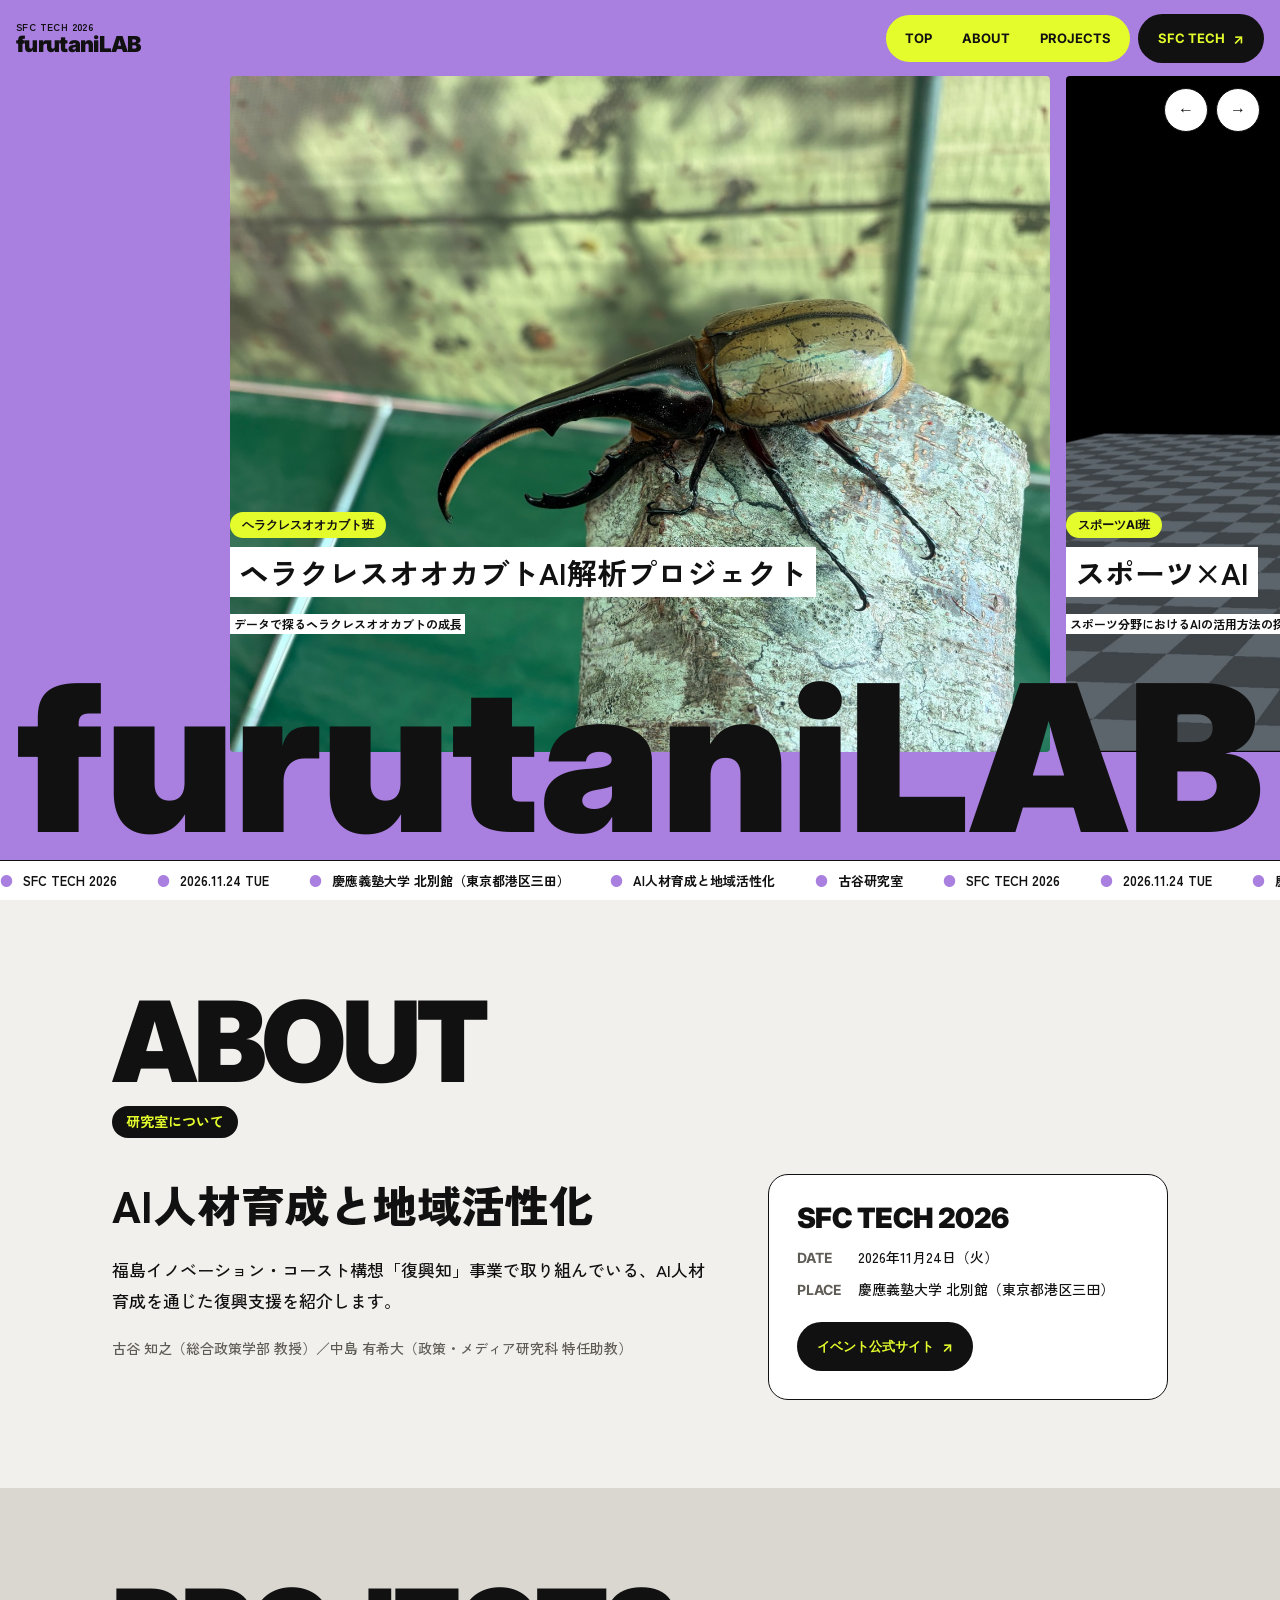
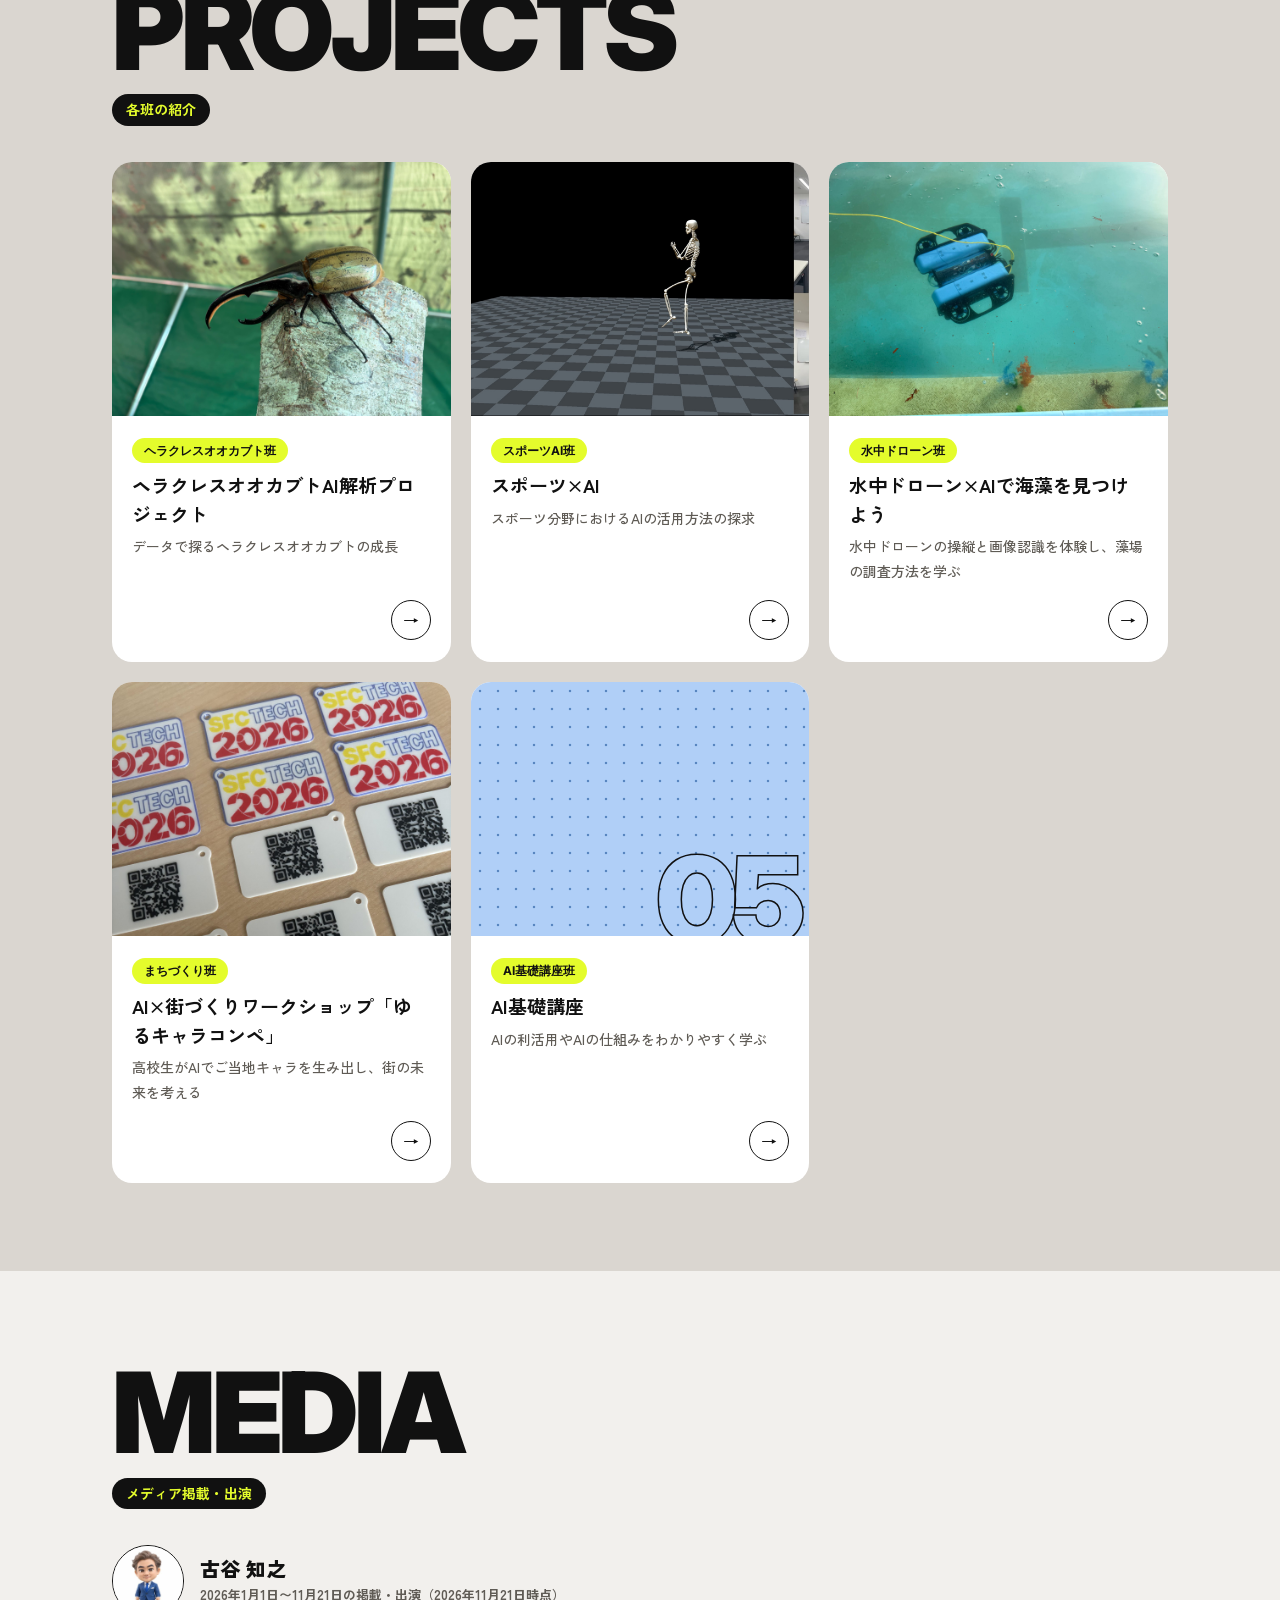
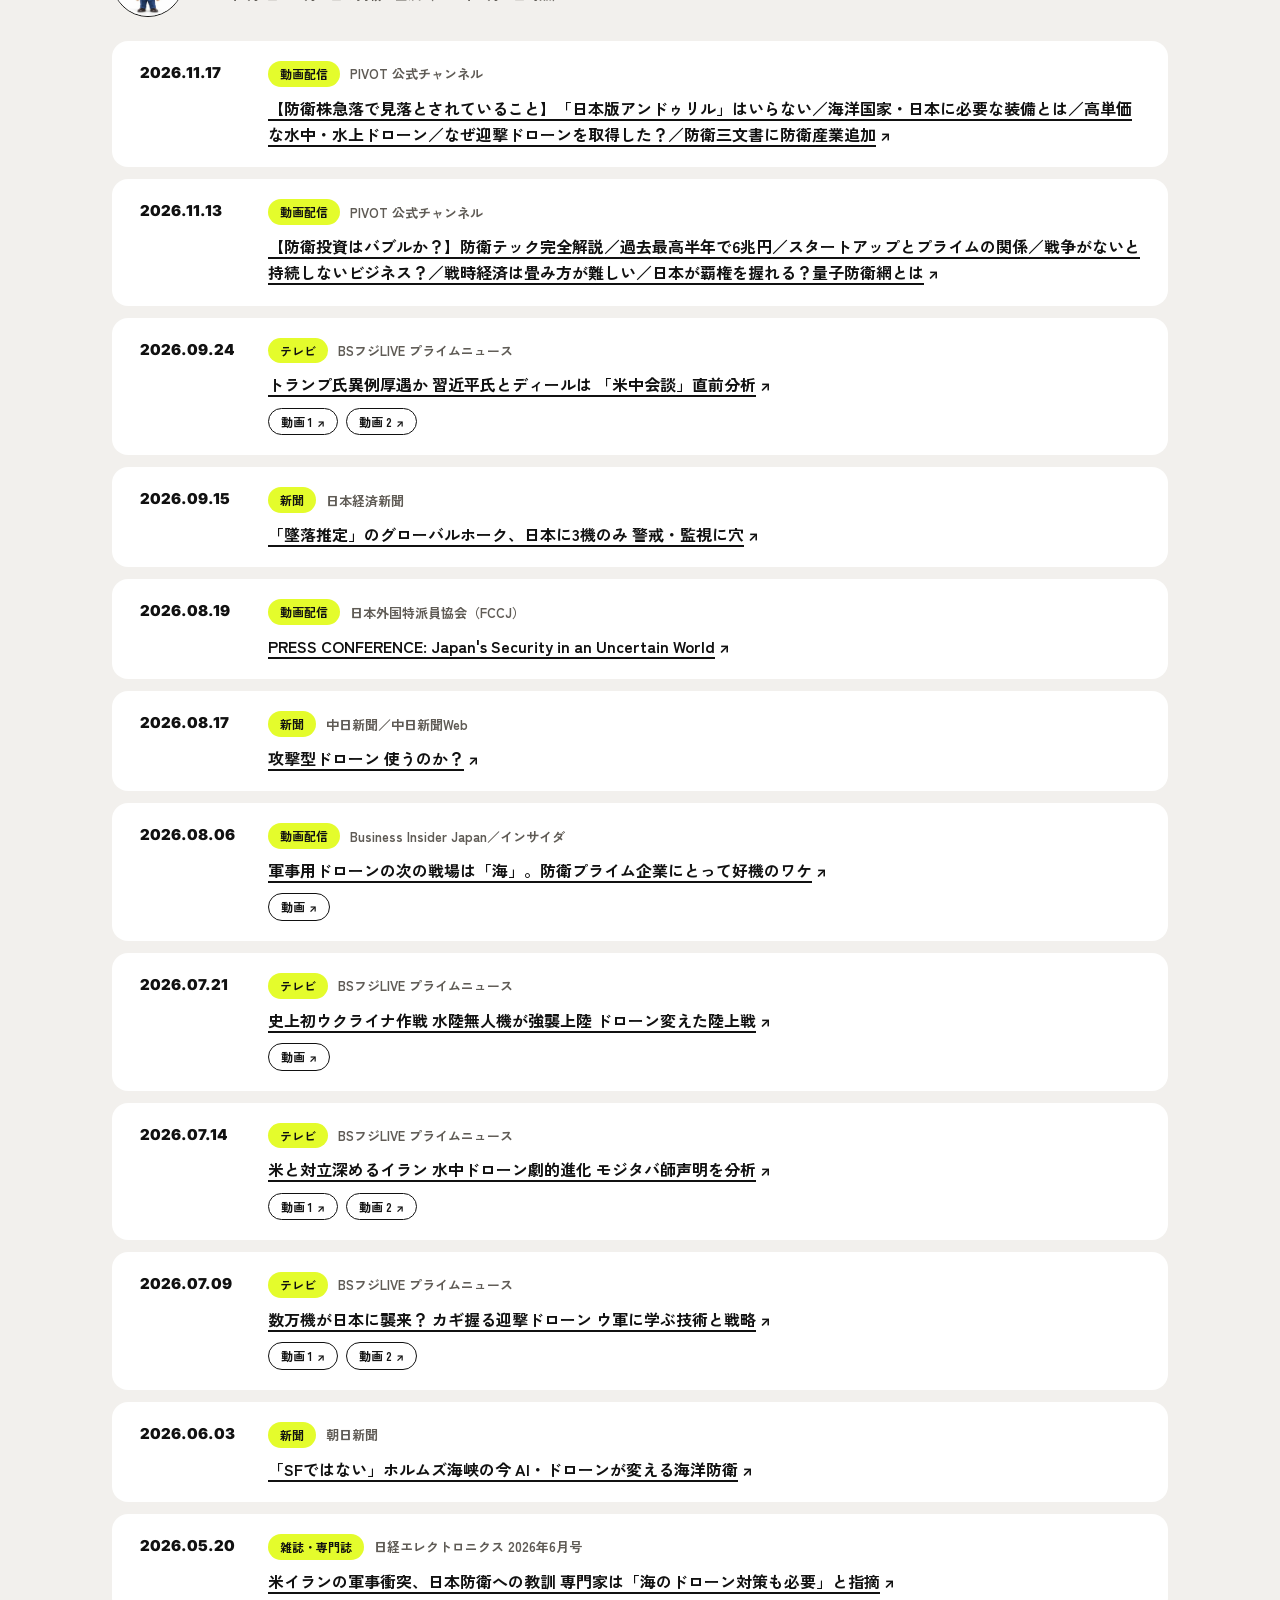
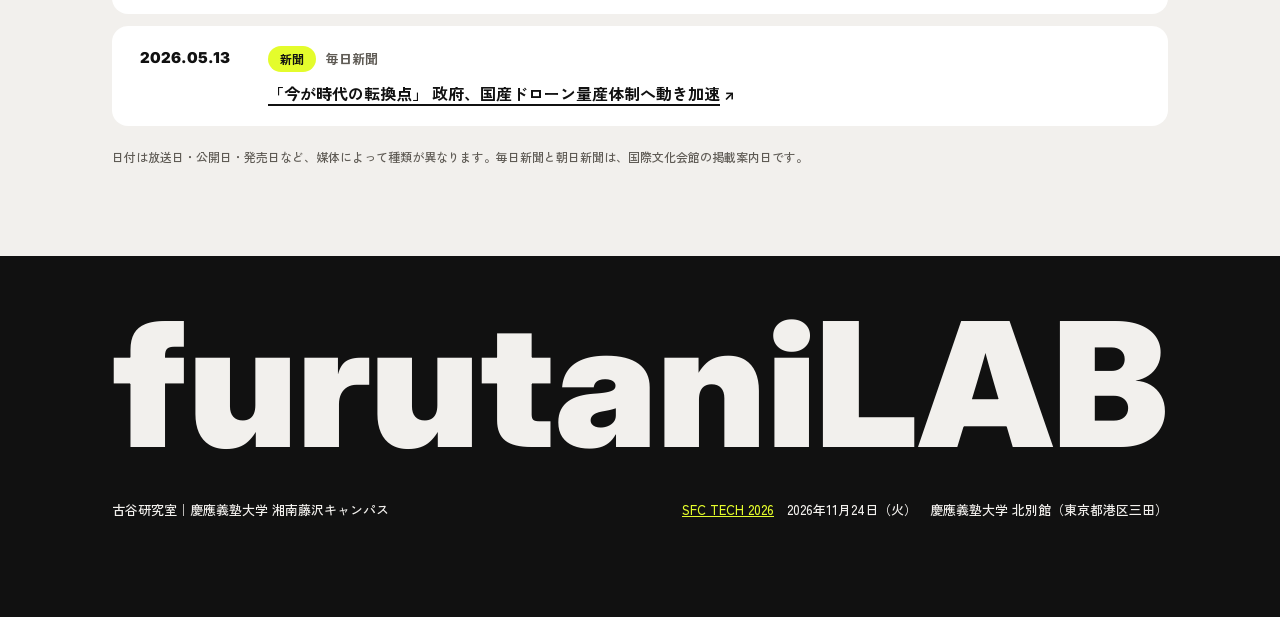
<file: index.html>
<!doctype html>
<html lang="ja">
<head>
  <meta charset="utf-8">
  <meta name="viewport" content="width=device-width, initial-scale=1, viewport-fit=cover">
  <title>古谷研究室｜SFC TECH 2026</title>
  <meta name="description" content="SFC TECH 2026 古谷研究室の展示紹介。各班の研究成果をまとめています。">
  <meta name="theme-color" content="#a97fe0">
  <link rel="preconnect" href="https://fonts.googleapis.com">
  <link rel="preconnect" href="https://fonts.gstatic.com" crossorigin>
  <link href="https://fonts.googleapis.com/css2?family=Inter:wght@400;700;900&family=Zen+Kaku+Gothic+New:wght@500;700;900&display=swap" rel="stylesheet">
  <link rel="stylesheet" href="style.css?v=202611231457">
</head>
<body>
  <div id="header"></div>

  <section class="hero" id="top">
    <div class="slider" id="slider"></div>
    <div class="slider-ctrl">
      <button class="round" id="prev" aria-label="前へ">←</button>
      <button class="round" id="next" aria-label="次へ">→</button>
    </div>
    <div class="wordmark" id="wordmark"></div>
    <div class="ticker" aria-hidden="true"><div class="ticker-inner" id="ticker"></div></div>
  </section>

  <section class="section" id="about">
    <div class="wrap">
      <div class="sec-head">
        <h2 class="en-ttl">ABOUT</h2>
        <span class="ja-ttl">研究室について</span>
      </div>
      <div class="about-grid" id="about-body"></div>
    </div>
  </section>

  <section class="section alt" id="projects">
    <div class="wrap">
      <div class="sec-head">
        <h2 class="en-ttl">PROJECTS</h2>
        <span class="ja-ttl">各班の紹介</span>
      </div>
      <div class="cards" id="cards"></div>
    </div>
  </section>

  <section class="section" id="media">
    <div class="wrap">
      <div class="sec-head">
        <h2 class="en-ttl">MEDIA</h2>
        <span class="ja-ttl">メディア掲載・出演</span>
      </div>
      <div class="media-list" id="media-list"></div>
    </div>
  </section>

  <footer class="site-footer" id="footer"></footer>

  <script src="data.js?v=202611231457"></script>
  <script src="app.js?v=202611231457"></script>
</body>
</html>
</file>
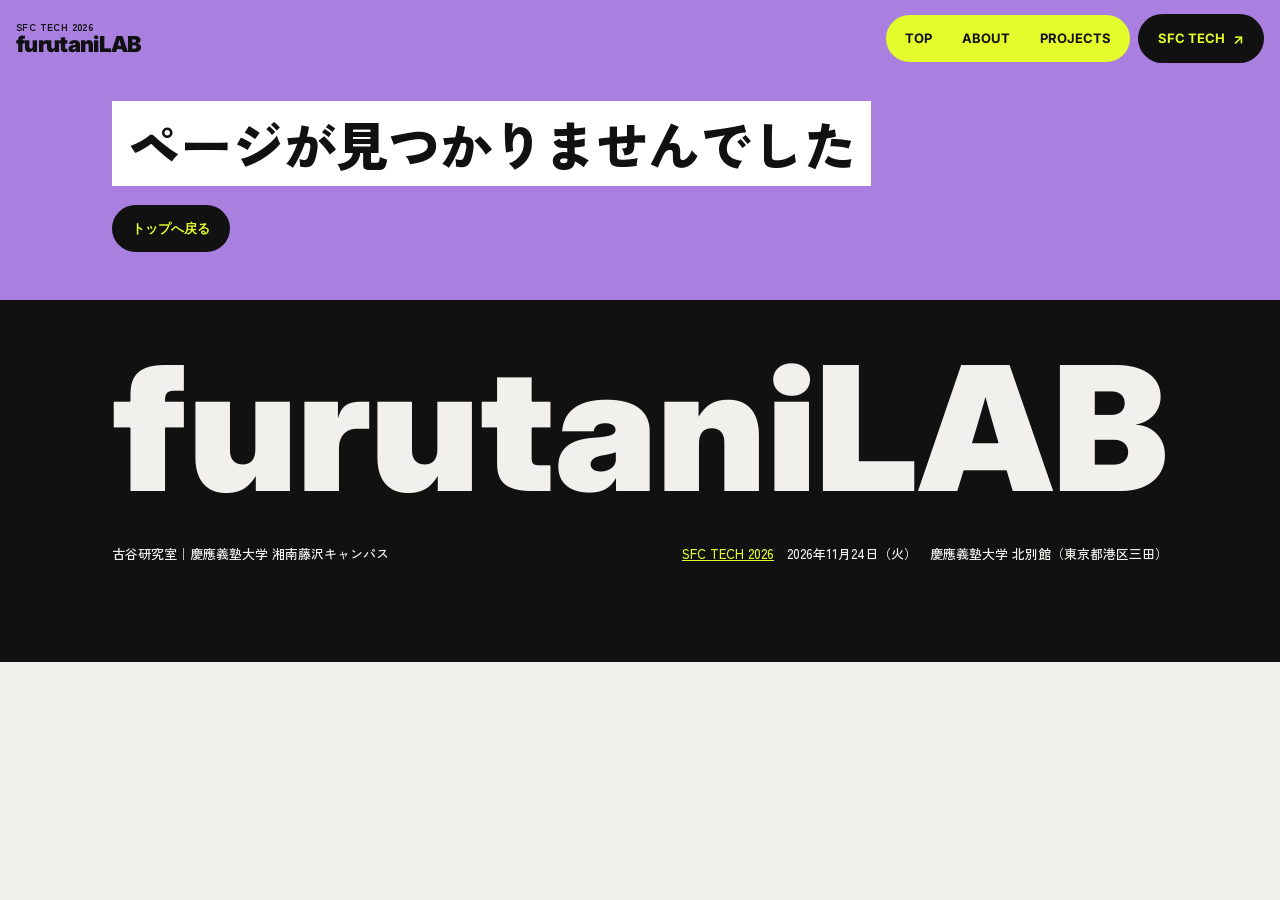
<file: group.html>
<!doctype html>
<html lang="ja">
<head>
  <meta charset="utf-8">
  <meta name="viewport" content="width=device-width, initial-scale=1, viewport-fit=cover">
  <title>古谷研究室｜SFC TECH 2026</title>
  <link rel="preconnect" href="https://fonts.googleapis.com">
  <link rel="preconnect" href="https://fonts.gstatic.com" crossorigin>
  <link href="https://fonts.googleapis.com/css2?family=Inter:wght@400;700;900&family=Zen+Kaku+Gothic+New:wght@500;700;900&display=swap" rel="stylesheet">
  <link rel="stylesheet" href="style.css?v=202611231457">
</head>
<body>
  <div id="header"></div>
  <main id="group"></main>
  <footer class="site-footer" id="footer"></footer>
  <script src="data.js?v=202611231457"></script>
  <script src="app.js?v=202611231457"></script>
</body>
</html>
</file>
<file: style.css>
:root {
  --base: #f2f0ed;
  --base-2: #dad6d0;
  --black: #111111;
  --white: #ffffff;
  --yellow: #e4fc2c;
  --muted: #5f5b55;
  --hero: #a97fe0;
  --en: "Inter", system-ui, sans-serif;
  --ja: "Zen Kaku Gothic New", "Hiragino Sans", "Noto Sans JP", sans-serif;
  --pill: 999px;
}

* { box-sizing: border-box; }
html { -webkit-text-size-adjust: 100%; scroll-behavior: smooth; }
body {
  margin: 0;
  background: var(--base);
  color: var(--black);
  font-family: var(--ja);
  font-weight: 500;
  line-height: 1.8;
  font-size: 16px;
  overflow-x: hidden;
}
a { color: inherit; }
img { max-width: 100%; display: block; }
.en { font-family: var(--en); }
.wrap { max-width: 1120px; margin: 0 auto; padding: 0 16px; }
@media (min-width: 768px) { .wrap { padding: 0 32px; } }

/* =========================================================
   header / nav
   ========================================================= */
.site-header {
  position: fixed;
  inset: 0 0 auto 0;
  z-index: 50;
  display: flex;
  align-items: center;
  justify-content: space-between;
  gap: 12px;
  padding: 14px 16px;
  pointer-events: none;
}
.site-header > * { pointer-events: auto; }
.logo { text-decoration: none; line-height: 1.1; }
.logo small { display: block; font-size: 10px; font-weight: 700; letter-spacing: 0.04em; }
.logo b { font-family: var(--en); font-weight: 900; font-size: 22px; letter-spacing: -0.03em; }

.nav { display: flex; gap: 8px; align-items: center; }
.pill-nav {
  display: flex;
  gap: 2px;
  background: var(--yellow);
  border-radius: var(--pill);
  padding: 5px;
}
.pill-nav a {
  text-decoration: none;
  font-family: var(--en);
  font-weight: 700;
  font-size: 13px;
  padding: 7px 14px;
  border-radius: var(--pill);
  transition: background 0.2s;
}
.pill-nav a:hover { background: rgba(0, 0, 0, 0.08); }
.pill-black {
  display: inline-flex;
  align-items: center;
  gap: 8px;
  text-decoration: none;
  background: var(--black);
  color: var(--yellow);
  font-family: var(--en);
  font-weight: 700;
  font-size: 13px;
  padding: 12px 20px;
  border-radius: var(--pill);
  white-space: nowrap;
  transition: transform 0.2s;
}
.pill-black:hover { transform: translateY(-2px); }
.pill-black .arrow { font-size: 14px; }

/* スマホではナビを画面下に固定 */
@media (max-width: 767px) {
  .nav {
    position: fixed;
    left: 50%;
    bottom: 14px;
    transform: translateX(-50%);
    z-index: 60;
  }
  .pill-nav a { padding: 7px 12px; font-size: 12px; }
  .pill-black { padding: 11px 16px; font-size: 12px; }
}

/* =========================================================
   hero
   ========================================================= */
.hero {
  position: relative;
  min-height: 100svh;
  background: var(--hero);
  transition: background-color 0.7s ease;
  padding-top: 76px;
  display: flex;
  flex-direction: column;
  overflow: hidden;
}
.slider {
  --slide-w: min(84vw, 820px);
  display: flex;
  gap: 16px;
  overflow-x: auto;
  scroll-snap-type: x mandatory;
  scrollbar-width: none;
  padding-inline: calc((100vw - var(--slide-w)) / 2);
  flex: 1;
  min-height: 0;
}
.slider::-webkit-scrollbar { display: none; }
.slide {
  position: relative;
  flex: 0 0 var(--slide-w);
  scroll-snap-align: center;
  min-height: 58svh;
  text-decoration: none;
  overflow: hidden;
  border-radius: 4px;
}
.slide-art,
.card-art {
  position: absolute;
  inset: 0;
  background-color: color-mix(in srgb, var(--c) 55%, white);
  background-image: radial-gradient(color-mix(in srgb, var(--c) 80%, black) 1.4px, transparent 1.6px);
  background-size: 18px 18px;
}
.slide-art img,
.card-art img { width: 100%; height: 100%; object-fit: cover; }
.slide-num {
  position: absolute;
  right: -0.06em;
  top: -0.18em;
  font-family: var(--en);
  font-weight: 900;
  font-size: clamp(160px, 38vw, 420px);
  line-height: 1;
  letter-spacing: -0.06em;
  color: transparent;
  -webkit-text-stroke: 2px var(--black);
}
.slide-cap {
  position: absolute;
  left: 0;
  bottom: clamp(56px, 9vw, 120px);
  max-width: min(92%, 520px);
}
.hl {
  display: inline;
  background: var(--white);
  padding: 0.1em 0.3em;
  line-height: 1.75;
  -webkit-box-decoration-break: clone;
  box-decoration-break: clone;
}
.slide-cap .ttl { font-size: clamp(20px, 3.4vw, 30px); font-weight: 700; }
.slide-cap .sub { display: block; margin-top: 10px; }
.slide-cap .sub span { font-size: 12px; font-weight: 700; }
.tag {
  display: inline-block;
  font-family: var(--en);
  font-weight: 700;
  font-size: 12px;
  background: var(--yellow);
  border-radius: var(--pill);
  padding: 2px 12px;
  margin-bottom: 8px;
}
.tag.soon { background: var(--black); color: var(--yellow); margin-left: 4px; }

.wordmark {
  position: relative;
  z-index: 3;
  padding: 0 16px;
  margin-top: clamp(-80px, -7vw, -28px);
  pointer-events: none;
}
.wordmark svg { width: 100%; height: auto; display: block; }
.wordmark text { font-family: var(--en); font-weight: 900; fill: var(--black); }

.slider-ctrl {
  position: absolute;
  left: 0;
  right: 0;
  top: 88px;
  display: flex;
  justify-content: space-between;
  padding: 0 12px;
  pointer-events: none;
  z-index: 4;
}
.round {
  pointer-events: auto;
  width: 44px;
  height: 44px;
  border-radius: 50%;
  border: 1.5px solid var(--black);
  background: transparent;
  color: var(--black);
  font-size: 16px;
  cursor: pointer;
  transition: background 0.2s;
}
.round:hover { background: var(--yellow); }
.slider-ctrl { justify-content: flex-end; gap: 8px; padding: 0 20px; }
@media (max-width: 767px) { .slider-ctrl { display: none; } }

.ticker {
  background: var(--white);
  border-top: 1.5px solid var(--black);
  overflow: hidden;
  white-space: nowrap;
  padding: 8px 0;
  font-size: 13px;
  font-weight: 700;
}
.ticker-inner { display: inline-block; animation: ticker 40s linear infinite; }
.ticker-inner span { margin-right: 40px; }
.ticker-inner span::before { content: "●"; color: var(--hero); margin-right: 10px; transition: color 0.7s; }
@keyframes ticker { to { transform: translateX(-50%); } }
@media (prefers-reduced-motion: reduce) {
  .ticker-inner { animation: none; }
  html { scroll-behavior: auto; }
}

/* =========================================================
   sections
   ========================================================= */
.section { padding: 88px 0; }
.section.alt { background: var(--base-2); }
.sec-head { margin-bottom: 36px; }
.sec-head .en-ttl {
  font-family: var(--en);
  font-weight: 900;
  font-size: clamp(48px, 11vw, 112px);
  line-height: 0.95;
  letter-spacing: -0.04em;
  margin: 0;
}
.sec-head .ja-ttl {
  display: inline-block;
  margin-top: 12px;
  font-size: 14px;
  font-weight: 700;
  background: var(--black);
  color: var(--yellow);
  border-radius: var(--pill);
  padding: 3px 14px;
}

.about-grid { display: grid; gap: 32px; }
.about-theme { font-size: clamp(26px, 5vw, 44px); font-weight: 900; line-height: 1.4; margin: 0 0 20px; }
.about-lead { font-size: 17px; margin: 0 0 20px; }
.about-members { color: var(--muted); font-size: 14px; margin: 0; }
.event-card {
  background: var(--white);
  border: 1.5px solid var(--black);
  border-radius: 20px;
  padding: 28px;
  align-self: start;
}
.event-card .en { font-weight: 900; font-size: 28px; letter-spacing: -0.02em; margin: 0 0 12px; line-height: 1.1; }
.event-card dl { margin: 0 0 20px; display: grid; grid-template-columns: auto 1fr; gap: 6px 16px; font-size: 14px; }
.event-card dt { font-family: var(--en); font-weight: 700; color: var(--muted); }
.event-card dd { margin: 0; }
@media (min-width: 900px) { .about-grid { grid-template-columns: 1.5fr 1fr; gap: 56px; } }

/* project cards */
.cards { display: grid; gap: 20px; }
@media (min-width: 640px) { .cards { grid-template-columns: 1fr 1fr; } }
@media (min-width: 1000px) { .cards { grid-template-columns: 1fr 1fr 1fr; } }
.card {
  display: flex;
  flex-direction: column;
  text-decoration: none;
  background: var(--white);
  border-radius: 20px;
  overflow: hidden;
  transition: transform 0.25s ease;
}
.card:hover { transform: translateY(-4px) rotate(-0.4deg); }
.card-media { position: relative; aspect-ratio: 4 / 3; overflow: hidden; }
.card-media .num {
  position: absolute;
  right: 12px;
  bottom: -0.2em;
  font-family: var(--en);
  font-weight: 900;
  font-size: 120px;
  line-height: 1;
  letter-spacing: -0.06em;
  color: transparent;
  -webkit-text-stroke: 1.5px var(--black);
}
.card-body { padding: 18px 20px 22px; display: flex; flex-direction: column; flex: 1; }
.card-body h3 { font-size: 19px; line-height: 1.5; margin: 0 0 6px; }
.card-body p { margin: 0; color: var(--muted); font-size: 14px; flex: 1; }
.card-more {
  margin-top: 16px;
  align-self: flex-end;
  width: 40px;
  height: 40px;
  border-radius: 50%;
  border: 1.5px solid var(--black);
  display: grid;
  place-items: center;
  transition: background 0.2s;
}
.card:hover .card-more { background: var(--yellow); }

/* =========================================================
   group page
   ========================================================= */
.g-hero {
  background: var(--hero);
  padding: 96px 0 48px;
}
.crumbs { font-family: var(--en); font-size: 12px; font-weight: 700; margin-bottom: 24px; }
.crumbs a { text-decoration: none; }
.crumbs a:hover { text-decoration: underline; }
.g-title { font-size: clamp(28px, 6vw, 52px); font-weight: 900; margin: 8px 0 20px; line-height: 1.3; }
.g-title .hl { line-height: 1.55; }
.g-catch { font-size: 17px; font-weight: 700; margin: 0; max-width: 40em; }
.g-cover { margin-top: 32px; border-radius: 20px; overflow: hidden; border: 1.5px solid var(--black); }
.g-cover img { width: 100%; }

.g-body { padding: 56px 0 24px; }
.g-sec { display: grid; gap: 8px 40px; padding: 32px 0; border-top: 1.5px solid var(--black); }
.g-sec:first-child { border-top: 0; }
@media (min-width: 900px) { .g-sec { grid-template-columns: 260px 1fr; } }
.g-sec h2 { margin: 0; line-height: 1.1; }
.g-sec h2 .en { display: block; font-weight: 900; font-size: 34px; letter-spacing: -0.03em; }
.g-sec h2 .ja { font-size: 13px; font-weight: 700; color: var(--muted); }
.g-sec p { margin: 0; white-space: pre-wrap; font-size: 17px; }
.results { list-style: none; margin: 0; padding: 0; counter-reset: r; display: grid; gap: 14px; }
.results li {
  counter-increment: r;
  background: var(--white);
  border-radius: 16px;
  padding: 16px 20px 16px 72px;
  position: relative;
  font-weight: 700;
}
.results li::before {
  content: counter(r, decimal-leading-zero);
  position: absolute;
  left: 18px;
  top: 12px;
  font-family: var(--en);
  font-weight: 900;
  font-size: 28px;
  color: var(--hero);
  -webkit-text-stroke: 1px var(--black);
}
.gallery { display: grid; gap: 16px; }
@media (min-width: 640px) { .gallery { grid-template-columns: 1fr 1fr; } }
.gallery figure { margin: 0; }
.gallery img { border-radius: 14px; width: 100%; }
.gallery figcaption { font-size: 13px; color: var(--muted); margin-top: 6px; }
.video { position: relative; aspect-ratio: 16 / 9; border-radius: 14px; overflow: hidden; }
.video iframe { position: absolute; inset: 0; width: 100%; height: 100%; border: 0; }
.chips { display: flex; flex-wrap: wrap; gap: 8px; }
.chip { background: var(--white); border-radius: var(--pill); padding: 6px 16px; font-weight: 700; font-size: 14px; }
.links { display: flex; flex-wrap: wrap; gap: 10px; }

.soon-box { padding: 40px 0 80px; text-align: center; }
.soon-box .en { font-weight: 900; font-size: clamp(48px, 12vw, 120px); letter-spacing: -0.04em; line-height: 1; margin: 0 0 12px; }
.soon-box p { margin: 0; color: var(--muted); }

.pager { display: grid; gap: 16px; padding: 24px 0 88px; }
@media (min-width: 640px) { .pager { grid-template-columns: 1fr 1fr; } }
.pager a {
  display: block;
  text-decoration: none;
  background: var(--c);
  border-radius: 20px;
  padding: 22px 24px;
  border: 1.5px solid var(--black);
  transition: transform 0.2s;
}
.pager a:hover { transform: translateY(-3px); }
.pager .dir { font-family: var(--en); font-weight: 900; font-size: 13px; }
.pager .t { display: block; font-weight: 700; font-size: 17px; margin-top: 4px; }
.pager .next { text-align: right; }
.pager .next:only-child { grid-column: 2; }

/* =========================================================
   footer
   ========================================================= */
.site-footer { background: var(--black); color: var(--base); padding: 56px 0 96px; }
.site-footer .wordmark { margin: 0 0 28px; padding: 0; }
.site-footer .wordmark text { fill: var(--base); }
.foot-row { display: flex; flex-wrap: wrap; justify-content: space-between; gap: 16px; font-size: 13px; }
.foot-row p { margin: 0; }
.foot-row a { color: var(--yellow); }

/* =========================================================
   media
   ========================================================= */
.media-head { display: flex; align-items: center; gap: 16px; margin-bottom: 24px; }
.media-face {
  flex: none;
  width: 72px;
  height: 72px;
  border-radius: 50%;
  border: 1.5px solid var(--black);
  background: var(--white);
  object-fit: cover;
}
.media-who { margin: 0; font-size: 20px; font-weight: 900; line-height: 1.4; }
.media-period { margin: 0; font-size: 13px; font-weight: 700; color: var(--muted); }
.media-rows { list-style: none; margin: 0; padding: 0; display: grid; gap: 12px; }
.media-rows li { background: var(--white); border-radius: 16px; padding: 16px 20px; display: grid; gap: 8px 24px; }
@media (min-width: 768px) { .media-rows li { grid-template-columns: 104px 1fr; padding: 20px 28px; } }
.media-date { font-weight: 900; font-size: 15px; line-height: 1.6; }
.media-item { min-width: 0; }
.media-src { display: flex; flex-wrap: wrap; align-items: center; gap: 4px 10px; font-size: 13px; font-weight: 700; color: var(--muted); }
.media-src .tag { margin: 0; color: var(--black); font-family: var(--ja); }
.media-ttl { margin: 8px 0 0; font-size: 16px; font-weight: 700; line-height: 1.65; overflow-wrap: anywhere; }
.media-ttl a { text-decoration: underline; text-decoration-thickness: 1.5px; text-underline-offset: 4px; }
.media-ttl .nb, .media-more .nb { white-space: nowrap; }
.media-ttl .arrow, .media-more .arrow { display: inline-block; margin-left: 4px; font-family: var(--en); font-size: 0.85em; }
.media-more { margin: 10px 0 0; display: flex; flex-wrap: wrap; gap: 8px; }
.media-more a {
  font-size: 12px;
  font-weight: 700;
  text-decoration: none;
  border: 1.5px solid var(--black);
  border-radius: var(--pill);
  padding: 2px 12px;
}
.media-note { margin: 20px 0 0; font-size: 12px; color: var(--muted); }

/* cover caption / results note */
.g-cover { margin: 32px 0 0; background: var(--white); }
.g-cover figcaption { font-size: 13px; font-weight: 700; padding: 10px 16px; border-top: 1.5px solid var(--black); }
.g-sec p.note { font-size: 13px; font-weight: 700; color: var(--muted); margin: 0 0 10px; }
.slider-ctrl .round { background: var(--white); }
.slider-ctrl .round:hover { background: var(--yellow); }
.slide-cap { max-width: min(92%, 680px); }
</file>
